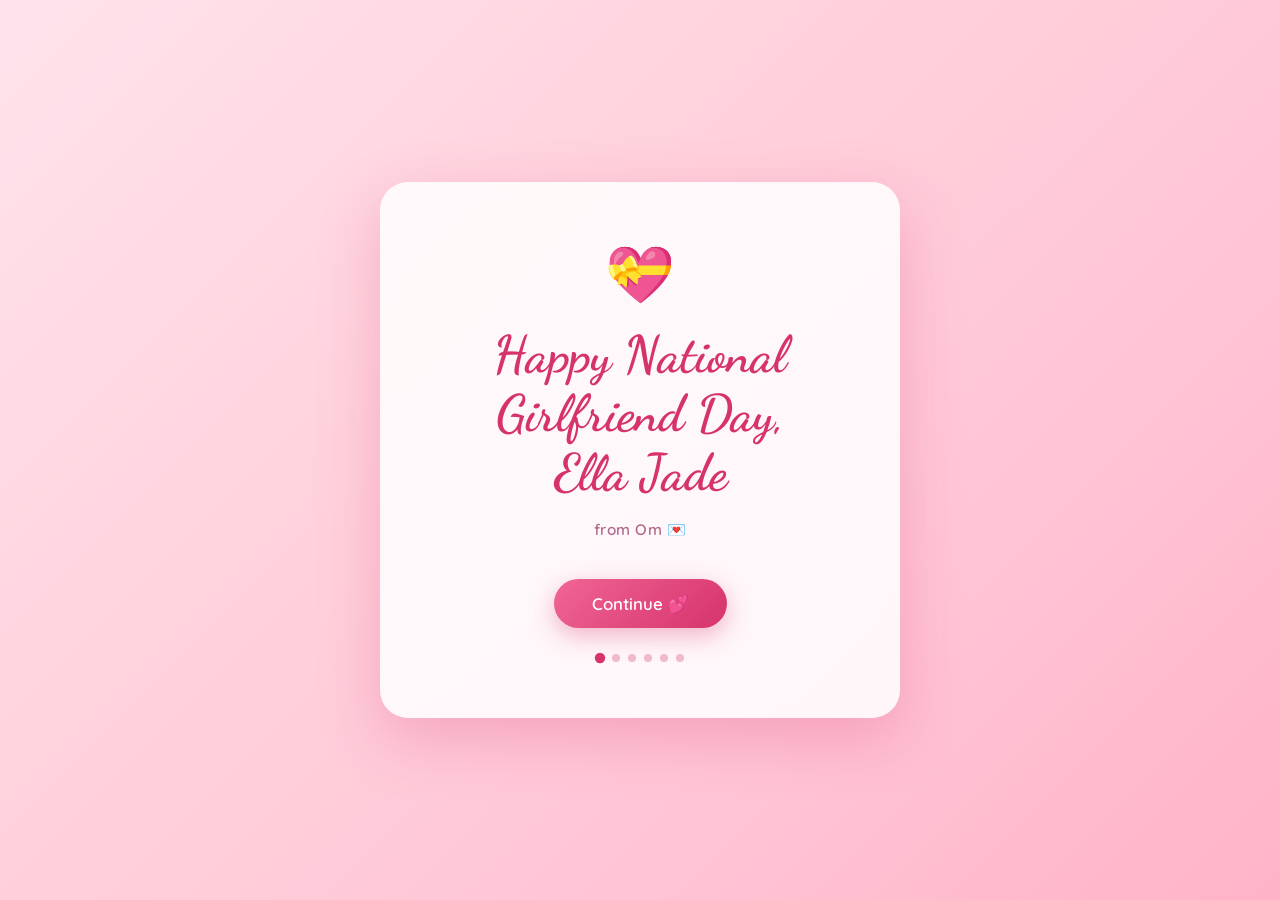
<file: index.html>
<!DOCTYPE html>
<html lang="en">
<head>
<meta charset="UTF-8">
<meta name="viewport" content="width=device-width, initial-scale=1.0">
<title>Happy National Girlfriend Day, Ella Jade 💕</title>
<link rel="preconnect" href="https://fonts.googleapis.com">
<link rel="preconnect" href="https://fonts.gstatic.com" crossorigin>
<link href="https://fonts.googleapis.com/css2?family=Dancing+Script:wght@600;700&family=Quicksand:wght@400;500;600&display=swap" rel="stylesheet">
<style>
  * { margin: 0; padding: 0; box-sizing: border-box; }

  body {
    min-height: 100vh;
    font-family: 'Quicksand', sans-serif;
    background: linear-gradient(135deg, #ffe3ec 0%, #ffd1dc 40%, #ffc4d6 70%, #ffb3c6 100%);
    display: flex;
    align-items: center;
    justify-content: center;
    overflow: hidden;
    position: relative;
  }

  /* floating hearts background */
  .heart-bg {
    position: fixed;
    bottom: -10vh;
    font-size: 22px;
    opacity: 0;
    animation: floatUp linear infinite;
    pointer-events: none;
    z-index: 0;
  }
  @keyframes floatUp {
    0%   { transform: translateY(0) rotate(0deg); opacity: 0; }
    10%  { opacity: .6; }
    90%  { opacity: .4; }
    100% { transform: translateY(-115vh) rotate(25deg); opacity: 0; }
  }

  .card {
    position: relative;
    z-index: 2;
    background: rgba(255, 255, 255, 0.85);
    backdrop-filter: blur(8px);
    border-radius: 28px;
    box-shadow: 0 20px 60px rgba(214, 51, 108, 0.25);
    padding: 56px 40px;
    max-width: 520px;
    width: 90%;
    text-align: center;
  }

  .step {
    display: none;
    animation: fadeIn .8s ease both;
  }
  .step.active { display: block; }

  @keyframes fadeIn {
    from { opacity: 0; transform: translateY(18px); }
    to   { opacity: 1; transform: translateY(0); }
  }

  .emoji-big {
    font-size: 56px;
    display: block;
    margin-bottom: 18px;
    animation: pulse 1.6s ease-in-out infinite;
  }
  @keyframes pulse {
    0%, 100% { transform: scale(1); }
    50%      { transform: scale(1.12); }
  }

  h1 {
    font-family: 'Dancing Script', cursive;
    font-size: clamp(2.2rem, 6vw, 3.2rem);
    color: #d6336c;
    line-height: 1.15;
    margin-bottom: 14px;
  }

  h2 {
    font-family: 'Dancing Script', cursive;
    font-size: clamp(1.9rem, 5vw, 2.6rem);
    color: #d6336c;
    margin-bottom: 14px;
  }

  p {
    font-size: 1.08rem;
    color: #7a3b52;
    line-height: 1.7;
    margin-bottom: 8px;
  }

  .from {
    font-size: .95rem;
    color: #b0688a;
    margin-top: 10px;
    font-weight: 600;
    letter-spacing: .5px;
  }

  button {
    margin-top: 28px;
    font-family: 'Quicksand', sans-serif;
    font-size: 1.05rem;
    font-weight: 600;
    color: #fff;
    background: linear-gradient(135deg, #f06595, #d6336c);
    border: none;
    border-radius: 999px;
    padding: 14px 38px;
    cursor: pointer;
    box-shadow: 0 8px 24px rgba(214, 51, 108, 0.35);
    transition: transform .2s ease, box-shadow .2s ease;
  }
  button:hover {
    transform: translateY(-3px) scale(1.03);
    box-shadow: 0 12px 30px rgba(214, 51, 108, 0.45);
  }
  button:active { transform: translateY(0) scale(.98); }

  .dots {
    margin-top: 26px;
    display: flex;
    justify-content: center;
    gap: 8px;
  }
  .dot {
    width: 8px; height: 8px;
    border-radius: 50%;
    background: #f3bcd0;
    transition: background .3s, transform .3s;
  }
  .dot.on { background: #d6336c; transform: scale(1.3); }

  /* confetti hearts on the last step */
  .confetti {
    position: fixed;
    top: -5vh;
    font-size: 20px;
    animation: fall linear forwards;
    pointer-events: none;
    z-index: 5;
  }
  @keyframes fall {
    to { transform: translateY(115vh) rotate(360deg); }
  }
</style>
</head>
<body>

<div class="card">

  <!-- Step 1 -->
  <section class="step active">
    <span class="emoji-big">💝</span>
    <h1>Happy National Girlfriend Day,<br>Ella Jade</h1>
    <p class="from">from Om 💌</p>
    <button onclick="next()">Continue 💕</button>
  </section>

  <!-- Step 2 -->
  <section class="step">
    <span class="emoji-big">🥰</span>
    <h2>I like you.</h2>
    <p>Like… a lot, a lot.</p>
    <button onclick="next()">Continue 💗</button>
  </section>

  <!-- Step 3 -->
  <section class="step">
    <span class="emoji-big">✨</span>
    <h2>Your eyes</h2>
    <p>Every time I look at you, your eyes get me. I could get lost in them and honestly? I wouldn't even want directions back.</p>
    <button onclick="next()">Continue 😍</button>
  </section>

  <!-- Step 4 -->
  <section class="step">
    <span class="emoji-big">😂</span>
    <h2>You're so funny</h2>
    <p>Nobody makes me laugh like you do. You're effortlessly hilarious, and being around you never gets old, not even for a second.</p>
    <button onclick="next()">Continue 🤭</button>
  </section>

  <!-- Step 5 -->
  <section class="step">
    <span class="emoji-big">🌞</span>
    <h2>You make my day</h2>
    <p>No matter what kind of day I'm having, it instantly gets better the moment it has you in it. You're my favorite part of every single day.</p>
    <button onclick="next()">One more thing… 💘</button>
  </section>

  <!-- Step 6 -->
  <section class="step">
    <span class="emoji-big">💖</span>
    <h1>Happy Girlfriend Day,<br>Ella Jade</h1>
    <p>I'm so lucky it's you.</p>
    <p class="from">always, Om 💕</p>
  </section>

  <div class="dots" id="dots"></div>
</div>

<script>
  const steps = document.querySelectorAll('.step');
  const dotsWrap = document.getElementById('dots');
  let current = 0;

  steps.forEach((_, i) => {
    const d = document.createElement('div');
    d.className = 'dot' + (i === 0 ? ' on' : '');
    dotsWrap.appendChild(d);
  });
  const dots = document.querySelectorAll('.dot');

  function next() {
    steps[current].classList.remove('active');
    dots[current].classList.remove('on');
    current++;
    steps[current].classList.add('active');
    dots[current].classList.add('on');
    if (current === steps.length - 1) confettiBurst();
  }

  // gentle floating hearts in the background
  const heartChars = ['💗','💕','💘','💞','🩷'];
  for (let i = 0; i < 16; i++) {
    const h = document.createElement('div');
    h.className = 'heart-bg';
    h.textContent = heartChars[Math.floor(Math.random() * heartChars.length)];
    h.style.left = Math.random() * 100 + 'vw';
    h.style.fontSize = (14 + Math.random() * 20) + 'px';
    h.style.animationDuration = (9 + Math.random() * 9) + 's';
    h.style.animationDelay = (Math.random() * 10) + 's';
    document.body.appendChild(h);
  }

  function confettiBurst() {
    const chars = ['💖','💕','✨','🌸','💘','🩷'];
    for (let i = 0; i < 45; i++) {
      const c = document.createElement('div');
      c.className = 'confetti';
      c.textContent = chars[Math.floor(Math.random() * chars.length)];
      c.style.left = Math.random() * 100 + 'vw';
      c.style.fontSize = (14 + Math.random() * 18) + 'px';
      c.style.animationDuration = (2.5 + Math.random() * 3) + 's';
      c.style.animationDelay = (Math.random() * 1.5) + 's';
      document.body.appendChild(c);
      setTimeout(() => c.remove(), 7000);
    }
  }
</script>

</body>
</html>
</file>
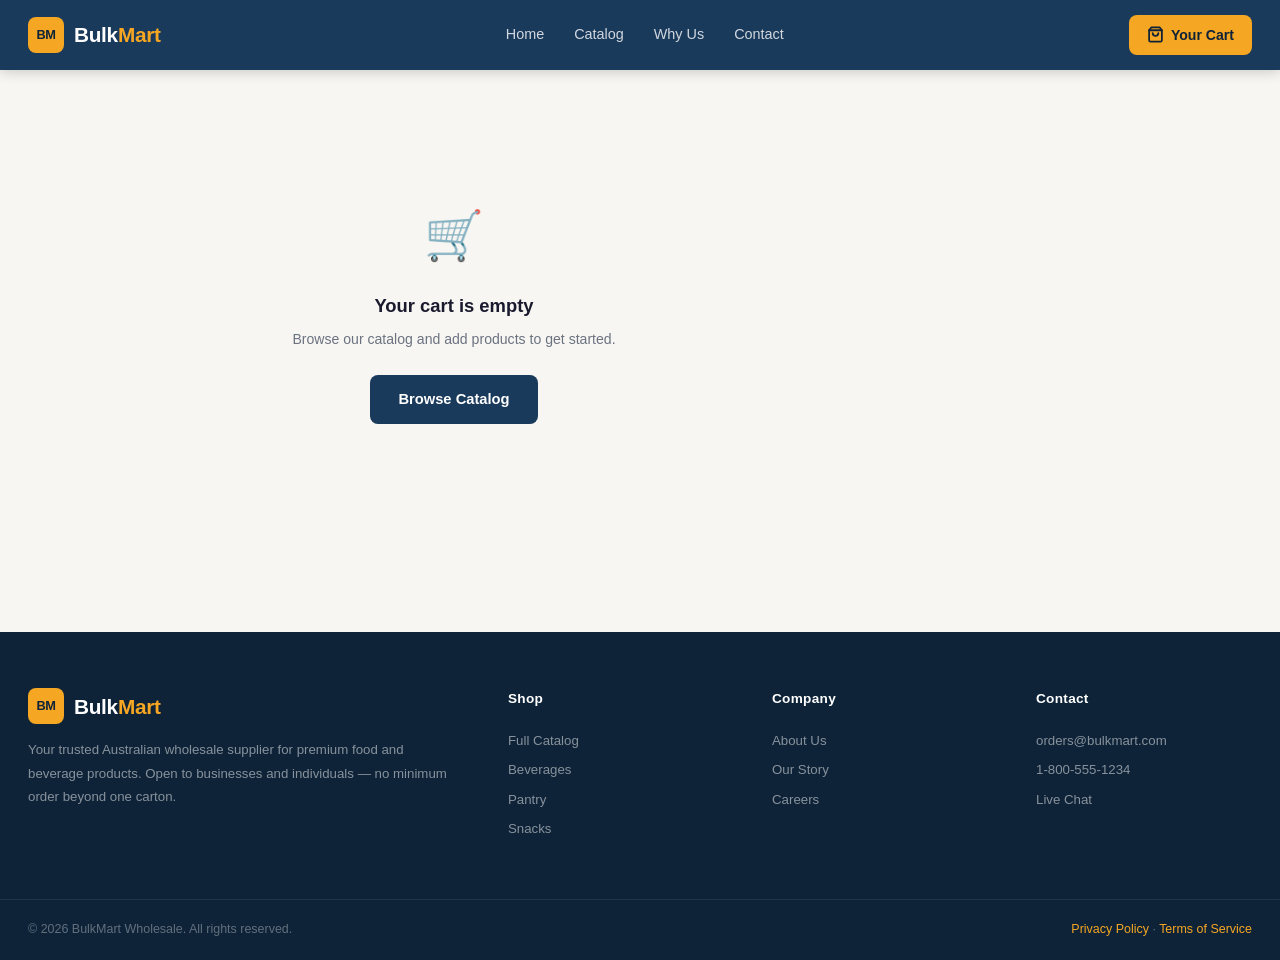
<file: cart.html>
<!DOCTYPE html>
<html lang="en">
<head>
  <meta charset="UTF-8">
  <meta name="viewport" content="width=device-width, initial-scale=1.0">
  <title>Your Cart — BulkMart Wholesale</title>
  <link rel="stylesheet" href="style.css">
</head>
<body>

<!-- ── HEADER ─────────────────────────────────── -->
<header class="header">
  <div class="header-inner">
    <a href="index.html" class="logo">
      <div class="logo-mark">BM</div>
      <span>Bulk<em>Mart</em></span>
    </a>
    <nav class="nav">
      <a href="index.html">Home</a>
      <a href="catalog.html">Catalog</a>
      <a href="index.html#why">Why Us</a>
      <a href="index.html#footer-contact">Contact</a>
    </nav>
    <div class="header-right">
      <a href="cart.html" class="cart-link active">
        <svg width="17" height="17" viewBox="0 0 24 24" fill="none" stroke="currentColor" stroke-width="2.5" stroke-linecap="round" stroke-linejoin="round">
          <path d="M6 2L3 6v14a2 2 0 002 2h14a2 2 0 002-2V6l-3-4z"/>
          <line x1="3" y1="6" x2="21" y2="6"/>
          <path d="M16 10a4 4 0 01-8 0"/>
        </svg>
        Your Cart
        <span class="badge" id="cartBadge">0</span>
      </a>
    </div>
  </div>
</header>

<!-- ── CART PAGE ───────────────────────────────── -->
<main class="page">
  <div class="cart-layout">

    <!-- Items -->
    <div class="cart-main-col">
      <div class="cart-main" id="cartMain">
        <!-- Populated by script.js -->
      </div>
    </div>

    <!-- Summary -->
    <aside class="cart-aside" id="cartAside">
      <h2>Order Summary</h2>
      <div class="sum-row">
        <span>Subtotal</span>
        <span id="sumSub">$0.00</span>
      </div>
      <div class="sum-row">
        <span>Shipping</span>
        <span id="sumShip">—</span>
      </div>
      <div class="sum-total">
        <span>Total</span>
        <span id="sumTotal">$0.00</span>
      </div>
      <button class="checkout-btn" onclick="openCheckout()">
        Proceed to Checkout →
      </button>
      <p class="ship-note">🚚 Free delivery on orders over A$500. All prices in AUD.</p>
      <div style="margin-top:16px;text-align:center">
        <a href="catalog.html" style="font-size:0.8rem;color:var(--muted);text-decoration:underline">
          ← Continue Shopping
        </a>
      </div>
    </aside>

  </div>
</main>

<!-- ── FOOTER ──────────────────────────────────── -->
<footer class="footer">
  <div class="footer-main">
    <div class="footer-brand">
      <div class="logo" style="margin-bottom:14px">
        <div class="logo-mark">BM</div>
        <span style="color:#fff">Bulk<em>Mart</em></span>
      </div>
      <p>Your trusted Australian wholesale supplier for premium food and beverage products. Open to businesses and individuals — no minimum order beyond one carton.</p>
    </div>
    <div class="footer-col">
      <h4>Shop</h4>
      <a href="catalog.html">Full Catalog</a>
      <a href="catalog.html">Beverages</a>
      <a href="catalog.html">Pantry</a>
      <a href="catalog.html">Snacks</a>
    </div>
    <div class="footer-col">
      <h4>Company</h4>
      <a href="#">About Us</a>
      <a href="#">Our Story</a>
      <a href="#">Careers</a>
    </div>
    <div class="footer-col">
      <h4>Contact</h4>
      <a href="mailto:orders@bulkmart.com">orders@bulkmart.com</a>
      <a href="tel:+18005551234">1-800-555-1234</a>
      <a href="#">Live Chat</a>
    </div>
  </div>
  <div class="footer-bottom">
    <span>© 2026 BulkMart Wholesale. All rights reserved.</span>
    <span><a href="#">Privacy Policy</a> · <a href="#">Terms of Service</a></span>
  </div>
</footer>

<!-- ── CHECKOUT MODAL ──────────────────────────── -->
<div class="checkout-overlay" id="checkoutOverlay">
  <div class="checkout-modal" id="checkoutModal">
    <h2>Complete Your Order</h2>
    <p>Fill in your business details below and our team will confirm your order within the hour.</p>
    <form id="orderForm">
      <div class="form-row">
        <div class="form-group">
          <label for="fname">First Name</label>
          <input type="text" id="fname" placeholder="Jane" required>
        </div>
        <div class="form-group">
          <label for="lname">Last Name</label>
          <input type="text" id="lname" placeholder="Smith" required>
        </div>
      </div>
      <div class="form-row full">
        <div class="form-group">
          <label for="company">Business Name <span style="font-weight:400;color:var(--muted)">(optional)</span></label>
          <input type="text" id="company" placeholder="Smith's Restaurant">
        </div>
      </div>
      <div class="form-row full">
        <div class="form-group">
          <label for="email">Email Address</label>
          <input type="email" id="email" placeholder="jane@smithsrestaurant.com" required>
        </div>
      </div>
      <div class="form-row">
        <div class="form-group">
          <label for="phone">Phone Number</label>
          <input type="tel" id="phone" placeholder="+61 400 000 000">
        </div>
        <div class="form-group">
          <label for="zip">Postcode</label>
          <input type="text" id="zip" placeholder="3000" required>
        </div>
      </div>
      <div class="form-row full">
        <div class="form-group">
          <label for="address">Delivery Address</label>
          <input type="text" id="address" placeholder="123 Collins St, Melbourne VIC 3000" required>
        </div>
      </div>
      <div class="form-actions">
        <button type="button" class="btn btn-ghost" style="color:var(--text);border-color:var(--border)" onclick="closeCheckout()">Cancel</button>
        <button type="submit" class="btn btn-accent" style="flex:2">Place Order →</button>
      </div>
    </form>
  </div>
</div>

<!-- ── TOAST ───────────────────────────────────── -->
<div class="toast" id="toast"></div>

<script src="script.js"></script>
</body>
</html>
</file>
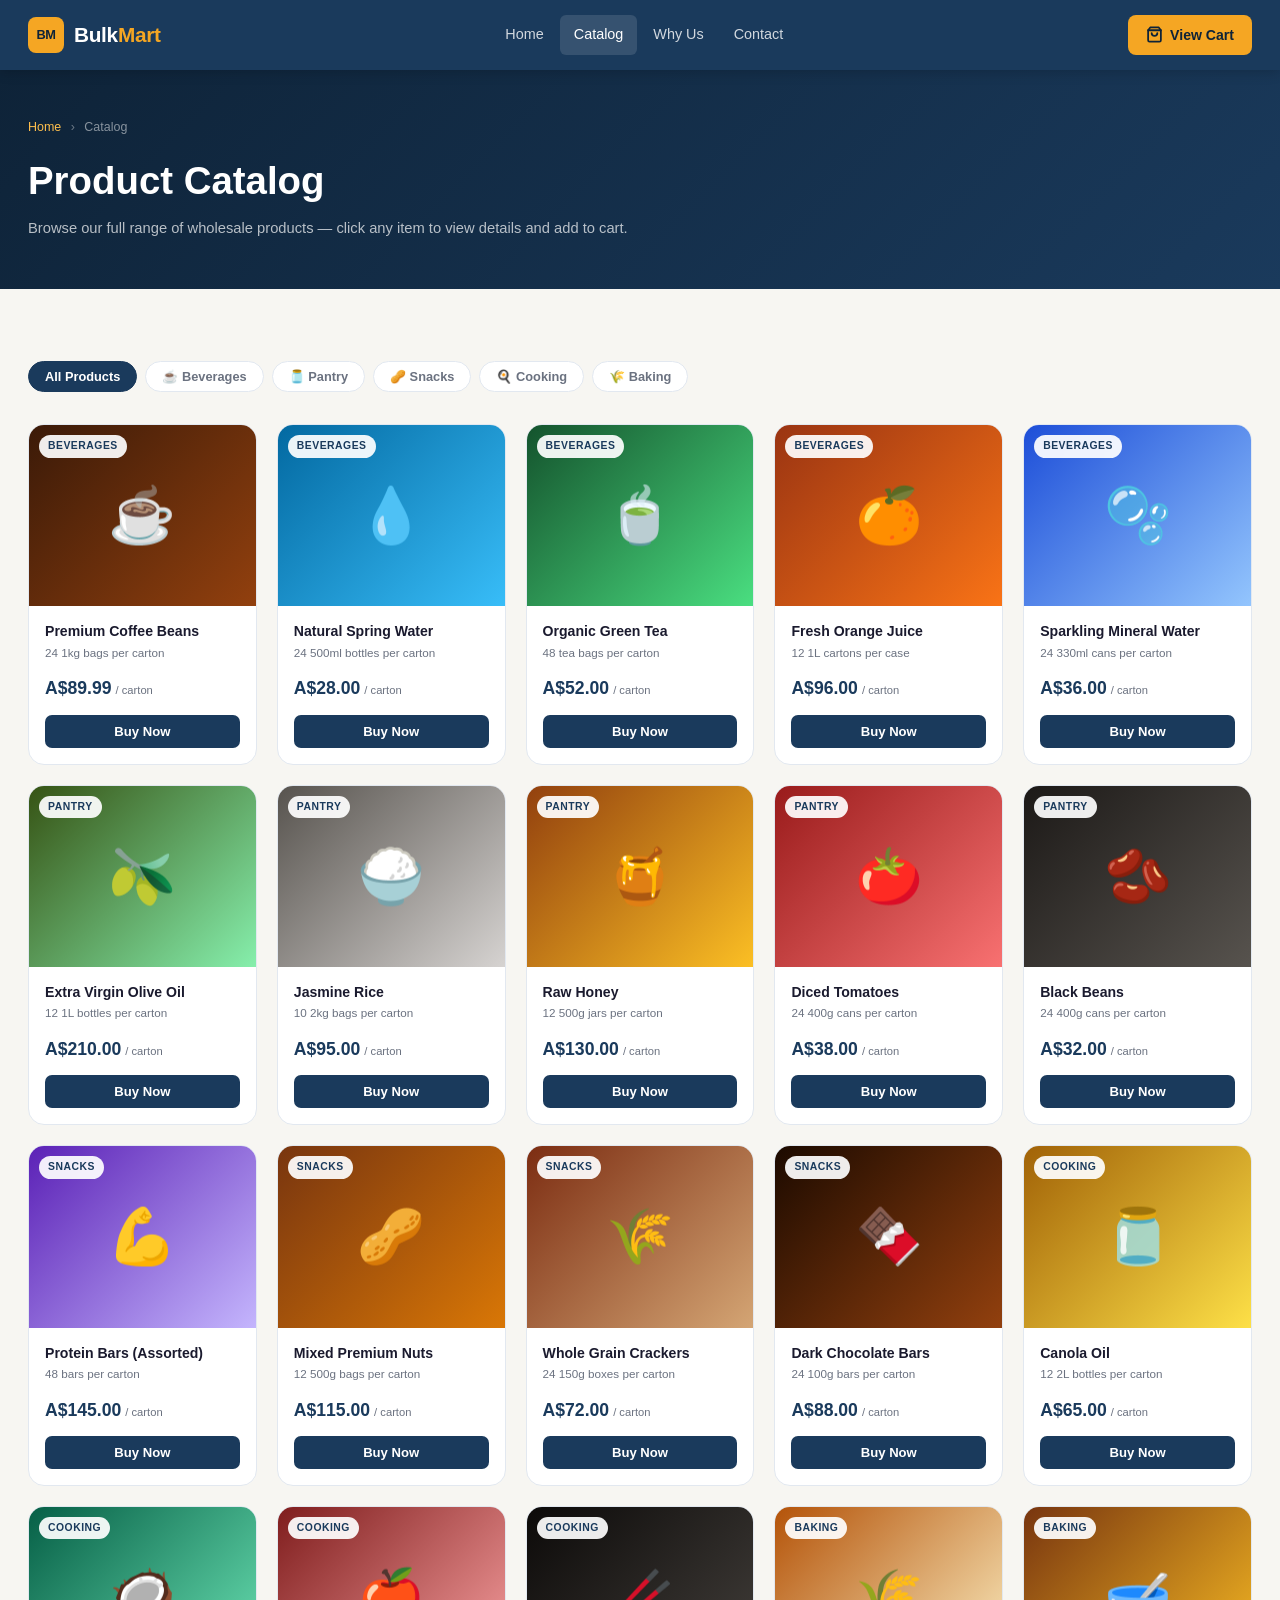
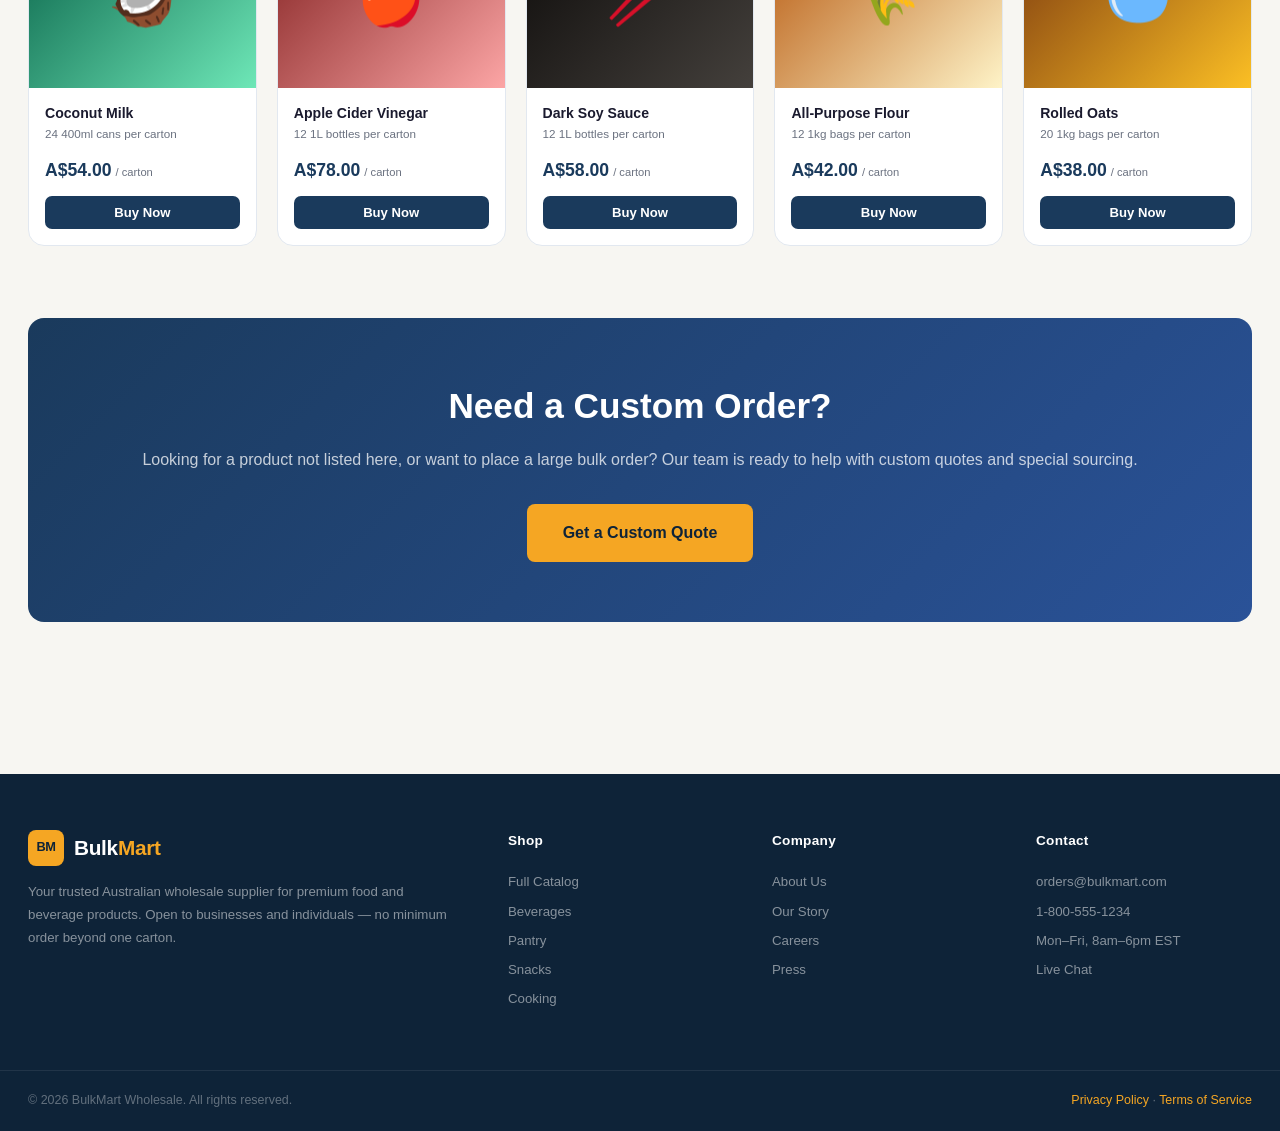
<file: catalog.html>
<!DOCTYPE html>
<html lang="en">
<head>
  <meta charset="UTF-8">
  <meta name="viewport" content="width=device-width, initial-scale=1.0">
  <title>Product Catalog — BulkMart Wholesale</title>
  <link rel="stylesheet" href="style.css">
</head>
<body>

<!-- ── HEADER ─────────────────────────────────── -->
<header class="header">
  <div class="header-inner">
    <a href="index.html" class="logo">
      <div class="logo-mark">BM</div>
      <span>Bulk<em>Mart</em></span>
    </a>
    <nav class="nav">
      <a href="index.html">Home</a>
      <a href="catalog.html" class="active">Catalog</a>
      <a href="index.html#why">Why Us</a>
      <a href="index.html#footer-contact">Contact</a>
    </nav>
    <div class="header-right">
      <a href="cart.html" class="cart-link">
        <svg width="17" height="17" viewBox="0 0 24 24" fill="none" stroke="currentColor" stroke-width="2.5" stroke-linecap="round" stroke-linejoin="round">
          <path d="M6 2L3 6v14a2 2 0 002 2h14a2 2 0 002-2V6l-3-4z"/>
          <line x1="3" y1="6" x2="21" y2="6"/>
          <path d="M16 10a4 4 0 01-8 0"/>
        </svg>
        View Cart
        <span class="badge" id="cartBadge">0</span>
      </a>
    </div>
  </div>
</header>

<!-- ── CATALOG HERO ────────────────────────────── -->
<main class="page">
  <div class="catalog-hero">
    <div class="catalog-hero-inner">
      <div class="breadcrumb">
        <a href="index.html">Home</a>
        <span>›</span>
        Catalog
      </div>
      <h1>Product Catalog</h1>
      <p>Browse our full range of wholesale products — click any item to view details and add to cart.</p>
    </div>
  </div>

  <!-- ── CATALOG CONTENT ──────────────────────── -->
  <div class="section">
    <!-- Category Filters -->
    <div class="filters">
      <button class="filter-btn active" data-cat="All" onclick="filterProducts('All')">All Products</button>
      <button class="filter-btn" data-cat="Beverages" onclick="filterProducts('Beverages')">☕ Beverages</button>
      <button class="filter-btn" data-cat="Pantry" onclick="filterProducts('Pantry')">🫙 Pantry</button>
      <button class="filter-btn" data-cat="Snacks" onclick="filterProducts('Snacks')">🥜 Snacks</button>
      <button class="filter-btn" data-cat="Cooking" onclick="filterProducts('Cooking')">🍳 Cooking</button>
      <button class="filter-btn" data-cat="Baking" onclick="filterProducts('Baking')">🌾 Baking</button>
    </div>

    <!-- Product Grid -->
    <div class="product-grid" id="catalogGrid">
      <!-- Populated by script.js -->
    </div>
  </div>

  <!-- ── WHOLESALE NOTES ──────────────────────── -->
  <div class="section" style="padding-top:0">
    <div class="cta-banner">
      <h2>Need a Custom Order?</h2>
      <p>Looking for a product not listed here, or want to place a large bulk order? Our team is ready to help with custom quotes and special sourcing.</p>
      <a href="mailto:orders@bulkmart.com" class="btn btn-accent btn-lg">Get a Custom Quote</a>
    </div>
  </div>
</main>

<!-- ── FOOTER ──────────────────────────────────── -->
<footer class="footer">
  <div class="footer-main">
    <div class="footer-brand">
      <div class="logo" style="margin-bottom:14px">
        <div class="logo-mark">BM</div>
        <span style="color:#fff">Bulk<em>Mart</em></span>
      </div>
      <p>Your trusted Australian wholesale supplier for premium food and beverage products. Open to businesses and individuals — no minimum order beyond one carton.</p>
    </div>
    <div class="footer-col">
      <h4>Shop</h4>
      <a href="catalog.html">Full Catalog</a>
      <a href="catalog.html">Beverages</a>
      <a href="catalog.html">Pantry</a>
      <a href="catalog.html">Snacks</a>
      <a href="catalog.html">Cooking</a>
    </div>
    <div class="footer-col">
      <h4>Company</h4>
      <a href="#">About Us</a>
      <a href="#">Our Story</a>
      <a href="#">Careers</a>
      <a href="#">Press</a>
    </div>
    <div class="footer-col">
      <h4>Contact</h4>
      <a href="mailto:orders@bulkmart.com">orders@bulkmart.com</a>
      <a href="tel:+18005551234">1-800-555-1234</a>
      <a href="#">Mon–Fri, 8am–6pm EST</a>
      <a href="#">Live Chat</a>
    </div>
  </div>
  <div class="footer-bottom">
    <span>© 2026 BulkMart Wholesale. All rights reserved.</span>
    <span><a href="#">Privacy Policy</a> · <a href="#">Terms of Service</a></span>
  </div>
</footer>

<!-- ── MODAL ───────────────────────────────────── -->
<div class="modal-overlay" id="modalOverlay">
  <div class="modal">
    <div class="modal-left" id="mFace">
      <button class="modal-close" onclick="closeModal()">✕</button>
      <span id="mEmoji" style="filter:drop-shadow(0 8px 20px rgba(0,0,0,0.3))"></span>
    </div>
    <div class="modal-right">
      <span class="modal-cat" id="mCat"></span>
      <h2 class="modal-name" id="mName"></h2>
      <p class="modal-desc" id="mDesc"></p>
      <div class="modal-carton-box">
        <span class="icon">📦</span>
        <div>
          <strong id="mCarton"></strong>
          <span>Sold by the carton only · Minimum 1 carton</span>
        </div>
      </div>
      <div class="modal-price-row">
        <span class="modal-price" id="mPrice"></span>
        <span class="modal-price-label">per carton</span>
      </div>
      <div>
        <div class="qty-label">Number of Cartons</div>
        <div class="qty-wrap">
          <button class="qty-btn" id="qtyMinus">−</button>
          <input type="number" class="qty-num" id="mQty" value="1" min="1">
          <button class="qty-btn" id="qtyPlus">+</button>
        </div>
      </div>
      <button class="modal-add" id="modalAddBtn">Add to Cart</button>
    </div>
  </div>
</div>

<!-- ── TOAST ───────────────────────────────────── -->
<div class="toast" id="toast"></div>

<script src="script.js"></script>
</body>
</html>
</file>
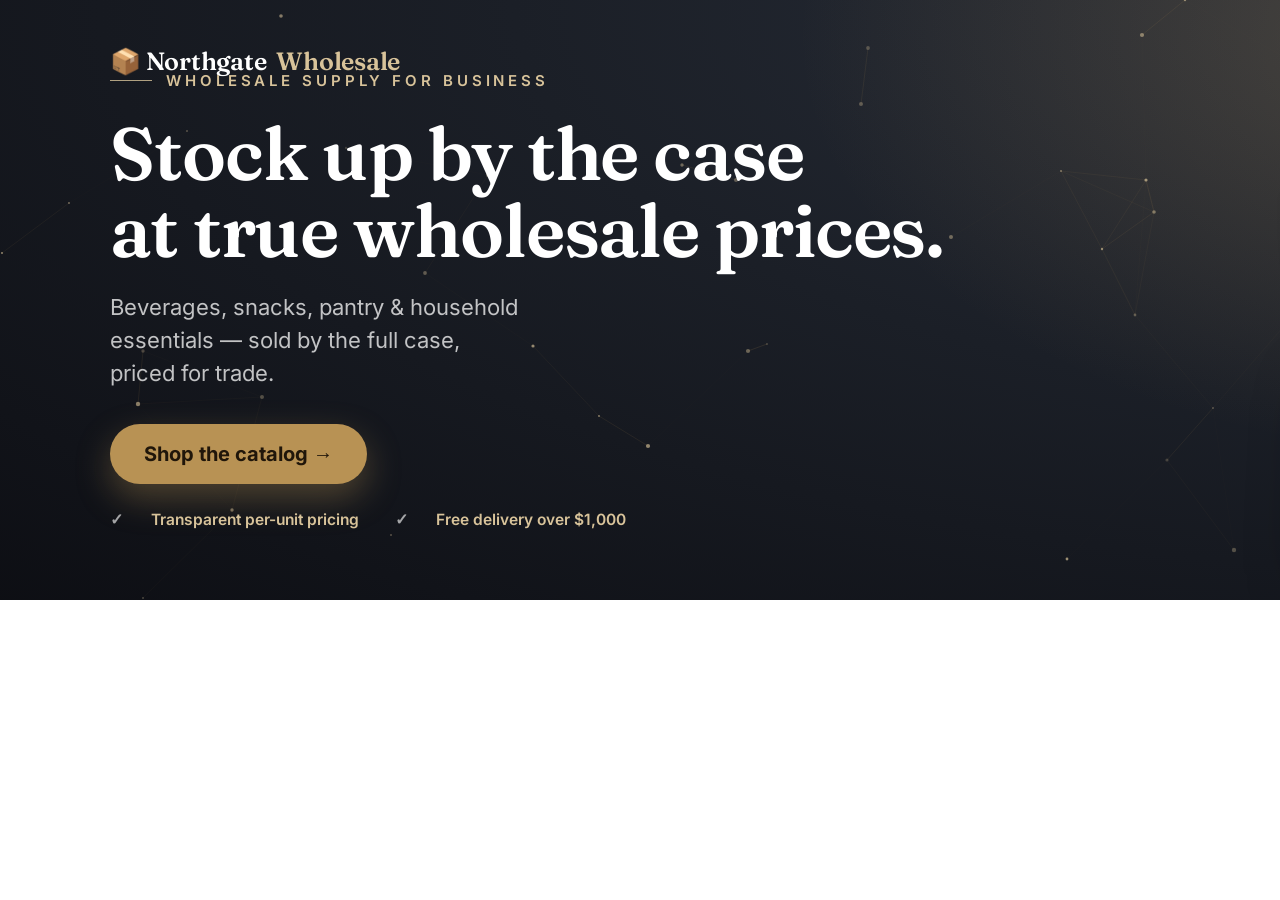
<file: assets/banners/storefront-hero/hero.html>
<!DOCTYPE html><html><head><meta charset="utf-8"><style>
@font-face{font-family:'Fraunces';font-weight:600;src:url('../_fonts/fraunces-600.woff2') format('woff2');font-display:block}
@font-face{font-family:'Inter';font-weight:400;src:url('../_fonts/inter-400.woff2') format('woff2');font-display:block}
@font-face{font-family:'Inter';font-weight:600;src:url('../_fonts/inter-600.woff2') format('woff2');font-display:block}
@font-face{font-family:'Inter';font-weight:700;src:url('../_fonts/inter-700.woff2') format('woff2');font-display:block}
*{margin:0;padding:0;box-sizing:border-box}
.banner{position:relative;width:1920px;height:600px;overflow:hidden;font-family:'Inter',sans-serif;
  background:radial-gradient(70% 130% at 80% 6%, rgba(184,146,84,0.26) 0%, rgba(184,146,84,0) 55%), radial-gradient(120% 150% at 82% 0%, #2b313c 0%, #1b1f27 46%, #0c0d12 100%);}
.tex{position:absolute;inset:0}
.wrap{position:relative;display:grid;grid-template-columns:1.05fr 0.95fr;align-items:center;height:100%;padding:64px 110px;gap:40px}
.eyebrow{display:flex;align-items:center;gap:14px;color:#d8c39a;font-weight:600;font-size:15px;letter-spacing:0.26em;text-transform:uppercase;margin-bottom:26px}
.eyebrow::before{content:"";width:42px;height:1px;background:#d8c39a;opacity:0.8}
.wordmark{position:absolute;top:46px;left:110px;display:flex;align-items:center;gap:10px;font-family:'Fraunces';font-weight:600;font-size:25px;color:#fff;letter-spacing:-0.01em}
.wordmark b{color:#d8c39a;font-weight:600}
h1{font-family:'Fraunces';font-weight:600;font-size:74px;line-height:1.04;color:#fff;letter-spacing:-0.015em;margin-bottom:22px}
.sub{font-size:22px;line-height:1.5;color:rgba(255,255,255,0.74);max-width:30ch;margin-bottom:34px}
.cta{display:inline-flex;align-items:center;gap:10px;background:#b89254;color:#20160a;font-weight:700;font-size:20px;padding:18px 34px;border-radius:999px;box-shadow:0 14px 34px rgba(184,146,84,0.36)}
.trust{display:flex;gap:28px;margin-top:26px;color:#d8c39a;font-weight:600;font-size:15.5px}
.trust span{color:rgba(255,255,255,0.62)}
.art{position:relative;height:100%}
.glow{position:absolute;width:560px;height:560px;right:-40px;top:50%;transform:translateY(-50%);background:radial-gradient(circle, rgba(184,146,84,0.30) 0%, rgba(184,146,84,0) 62%)}
.tile{position:absolute;width:196px;height:196px;border-radius:20px;overflow:hidden;background:#fff;border:1px solid rgba(216,195,154,0.22);box-shadow:0 26px 56px rgba(0,0,0,0.5)}
.tile svg{width:100%;height:100%;display:block}
.t0{right:268px;top:88px;transform:rotate(-5deg)}
.t1{right:44px;top:46px;transform:rotate(4deg);width:210px;height:210px}
.t2{right:300px;top:300px;transform:rotate(3deg)}
.t3{right:70px;top:300px;transform:rotate(-4deg);width:210px;height:210px}
</style></head><body>
<div class="banner">
  <svg class="tex" viewBox="0 0 1920 600"><line x1="1146" y1="180" x2="1102" y2="249" stroke="#b89254" stroke-width="1" opacity="0.07"/><line x1="1146" y1="180" x2="1154" y2="212" stroke="#b89254" stroke-width="1" opacity="0.12"/><line x1="1146" y1="180" x2="1135" y2="315" stroke="#b89254" stroke-width="1" opacity="0.02"/><line x1="1146" y1="180" x2="1142" y2="35" stroke="#b89254" stroke-width="1" opacity="0.01"/><line x1="1146" y1="180" x2="1061" y2="171" stroke="#b89254" stroke-width="1" opacity="0.07"/><line x1="1291" y1="318" x2="1213" y2="408" stroke="#b89254" stroke-width="1" opacity="0.03"/><line x1="143" y1="598" x2="232" y2="510" stroke="#b89254" stroke-width="1" opacity="0.03"/><line x1="138" y1="404" x2="232" y2="510" stroke="#b89254" stroke-width="1" opacity="0.01"/><line x1="138" y1="404" x2="262" y2="397" stroke="#b89254" stroke-width="1" opacity="0.03"/><line x1="138" y1="404" x2="143" y2="351" stroke="#b89254" stroke-width="1" opacity="0.10"/><line x1="1423" y1="38" x2="1308" y2="71" stroke="#b89254" stroke-width="1" opacity="0.03"/><line x1="1423" y1="38" x2="1451" y2="94" stroke="#b89254" stroke-width="1" opacity="0.09"/><line x1="281" y1="16" x2="346" y2="148" stroke="#b89254" stroke-width="1" opacity="0.00"/><line x1="281" y1="16" x2="187" y2="131" stroke="#b89254" stroke-width="1" opacity="0.00"/><line x1="69" y1="203" x2="2" y2="253" stroke="#b89254" stroke-width="1" opacity="0.07"/><line x1="69" y1="203" x2="187" y2="131" stroke="#b89254" stroke-width="1" opacity="0.01"/><line x1="736" y1="180" x2="861" y2="104" stroke="#b89254" stroke-width="1" opacity="0.00"/><line x1="736" y1="180" x2="682" y2="165" stroke="#b89254" stroke-width="1" opacity="0.10"/><line x1="1679" y1="335" x2="1719" y2="285" stroke="#b89254" stroke-width="1" opacity="0.09"/><line x1="1102" y1="249" x2="1154" y2="212" stroke="#b89254" stroke-width="1" opacity="0.09"/><line x1="1102" y1="249" x2="1135" y2="315" stroke="#b89254" stroke-width="1" opacity="0.08"/><line x1="1102" y1="249" x2="1061" y2="171" stroke="#b89254" stroke-width="1" opacity="0.07"/><line x1="1154" y1="212" x2="1135" y2="315" stroke="#b89254" stroke-width="1" opacity="0.05"/><line x1="1154" y1="212" x2="1061" y2="171" stroke="#b89254" stroke-width="1" opacity="0.05"/><line x1="767" y1="344" x2="748" y2="351" stroke="#b89254" stroke-width="1" opacity="0.14"/><line x1="1135" y1="315" x2="1213" y2="408" stroke="#b89254" stroke-width="1" opacity="0.03"/><line x1="1135" y1="315" x2="1167" y2="460" stroke="#b89254" stroke-width="1" opacity="0.00"/><line x1="868" y1="48" x2="861" y2="104" stroke="#b89254" stroke-width="1" opacity="0.10"/><line x1="232" y1="510" x2="262" y2="397" stroke="#b89254" stroke-width="1" opacity="0.04"/><line x1="1213" y1="408" x2="1234" y2="550" stroke="#b89254" stroke-width="1" opacity="0.01"/><line x1="1213" y1="408" x2="1167" y2="460" stroke="#b89254" stroke-width="1" opacity="0.09"/><line x1="1185" y1="0" x2="1142" y2="35" stroke="#b89254" stroke-width="1" opacity="0.10"/><line x1="1185" y1="0" x2="1308" y2="71" stroke="#b89254" stroke-width="1" opacity="0.01"/><line x1="488" y1="175" x2="425" y2="273" stroke="#b89254" stroke-width="1" opacity="0.04"/><line x1="488" y1="175" x2="346" y2="148" stroke="#b89254" stroke-width="1" opacity="0.01"/><line x1="425" y1="273" x2="533" y2="346" stroke="#b89254" stroke-width="1" opacity="0.02"/><line x1="425" y1="273" x2="346" y2="148" stroke="#b89254" stroke-width="1" opacity="0.00"/><line x1="533" y1="346" x2="599" y2="416" stroke="#b89254" stroke-width="1" opacity="0.06"/><line x1="951" y1="237" x2="1061" y2="171" stroke="#b89254" stroke-width="1" opacity="0.02"/><line x1="748" y1="351" x2="648" y2="446" stroke="#b89254" stroke-width="1" opacity="0.01"/><line x1="648" y1="446" x2="599" y2="416" stroke="#b89254" stroke-width="1" opacity="0.10"/><line x1="262" y1="397" x2="143" y2="351" stroke="#b89254" stroke-width="1" opacity="0.02"/><line x1="1234" y1="550" x2="1167" y2="460" stroke="#b89254" stroke-width="1" opacity="0.04"/><line x1="1308" y1="71" x2="1451" y2="94" stroke="#b89254" stroke-width="1" opacity="0.01"/><line x1="1067" y1="559" x2="1167" y2="460" stroke="#b89254" stroke-width="1" opacity="0.01"/><circle cx="1146" cy="180" r="1.6" fill="#d8c39a" opacity="0.69"/><circle cx="1291" cy="318" r="2.1" fill="#d8c39a" opacity="0.66"/><circle cx="143" cy="598" r="1.0" fill="#d8c39a" opacity="0.30"/><circle cx="1906" cy="35" r="1.3" fill="#d8c39a" opacity="0.22"/><circle cx="138" cy="404" r="2.2" fill="#d8c39a" opacity="0.60"/><circle cx="1423" cy="38" r="1.7" fill="#d8c39a" opacity="0.45"/><circle cx="391" cy="535" r="0.8" fill="#d8c39a" opacity="0.60"/><circle cx="281" cy="16" r="1.8" fill="#d8c39a" opacity="0.57"/><circle cx="1657" cy="491" r="2.0" fill="#d8c39a" opacity="0.57"/><circle cx="69" cy="203" r="0.9" fill="#d8c39a" opacity="0.53"/><circle cx="736" cy="180" r="2.0" fill="#d8c39a" opacity="0.36"/><circle cx="1679" cy="335" r="1.0" fill="#d8c39a" opacity="0.43"/><circle cx="1102" cy="249" r="1.2" fill="#d8c39a" opacity="0.62"/><circle cx="1154" cy="212" r="1.8" fill="#d8c39a" opacity="0.49"/><circle cx="767" cy="344" r="1.1" fill="#d8c39a" opacity="0.24"/><circle cx="1135" cy="315" r="1.4" fill="#d8c39a" opacity="0.35"/><circle cx="868" cy="48" r="1.9" fill="#d8c39a" opacity="0.30"/><circle cx="232" cy="510" r="1.7" fill="#d8c39a" opacity="0.51"/><circle cx="1790" cy="149" r="1.5" fill="#d8c39a" opacity="0.40"/><circle cx="1213" cy="408" r="1.1" fill="#d8c39a" opacity="0.30"/><circle cx="1185" cy="0" r="1.2" fill="#d8c39a" opacity="0.59"/><circle cx="1471" cy="259" r="1.3" fill="#d8c39a" opacity="0.45"/><circle cx="488" cy="175" r="2.0" fill="#d8c39a" opacity="0.34"/><circle cx="1142" cy="35" r="2.1" fill="#d8c39a" opacity="0.54"/><circle cx="861" cy="104" r="2.0" fill="#d8c39a" opacity="0.34"/><circle cx="425" cy="273" r="1.9" fill="#d8c39a" opacity="0.38"/><circle cx="2" cy="253" r="0.9" fill="#d8c39a" opacity="0.70"/><circle cx="533" cy="346" r="1.6" fill="#d8c39a" opacity="0.65"/><circle cx="1384" cy="585" r="1.1" fill="#d8c39a" opacity="0.31"/><circle cx="951" cy="237" r="2.0" fill="#d8c39a" opacity="0.45"/><circle cx="1812" cy="467" r="1.5" fill="#d8c39a" opacity="0.66"/><circle cx="748" cy="351" r="2.1" fill="#d8c39a" opacity="0.43"/><circle cx="648" cy="446" r="2.1" fill="#d8c39a" opacity="0.64"/><circle cx="346" cy="148" r="1.2" fill="#d8c39a" opacity="0.22"/><circle cx="262" cy="397" r="2.0" fill="#d8c39a" opacity="0.32"/><circle cx="1061" cy="171" r="1.0" fill="#d8c39a" opacity="0.50"/><circle cx="1234" cy="550" r="2.2" fill="#d8c39a" opacity="0.32"/><circle cx="1308" cy="71" r="2.0" fill="#d8c39a" opacity="0.37"/><circle cx="599" cy="416" r="0.9" fill="#d8c39a" opacity="0.62"/><circle cx="682" cy="165" r="1.7" fill="#d8c39a" opacity="0.44"/><circle cx="1067" cy="559" r="1.4" fill="#d8c39a" opacity="0.69"/><circle cx="143" cy="351" r="1.7" fill="#d8c39a" opacity="0.28"/><circle cx="1167" cy="460" r="1.6" fill="#d8c39a" opacity="0.23"/><circle cx="1719" cy="285" r="1.4" fill="#d8c39a" opacity="0.61"/><circle cx="1451" cy="94" r="2.1" fill="#d8c39a" opacity="0.36"/><circle cx="187" cy="131" r="0.8" fill="#d8c39a" opacity="0.58"/></svg>
  <div class="wordmark">📦 Northgate<b>Wholesale</b></div>
  <div class="wrap">
    <div class="copy">
      <div class="eyebrow">Wholesale supply for business</div>
      <h1>Stock up by the case<br>at true wholesale prices.</h1>
      <p class="sub">Beverages, snacks, pantry &amp; household essentials — sold by the full case, priced for trade.</p>
      <div class="cta">Shop the catalog →</div>
      <div class="trust"><span>✓</span> Transparent per-unit pricing&nbsp;&nbsp; <span>✓</span> Free delivery over $1,000</div>
    </div>
    <div class="art">
      <div class="glow"></div>
      <div class="tile t0"><svg viewBox="0 0 200 200" preserveAspectRatio="xMidYMid slice">
    <defs>
      <linearGradient id="g129746" x1="0" y1="0" x2="1" y2="1">
        <stop offset="0" stop-color="#46b06a"/><stop offset="1" stop-color="#268048"/>
      </linearGradient>
      <radialGradient id="h129746" cx="32%" cy="24%" r="80%">
        <stop offset="0" stop-color="#ffffff" stop-opacity="0.34"/><stop offset="55%" stop-color="#ffffff" stop-opacity="0"/>
      </radialGradient>
    </defs>
    <rect width="200" height="200" fill="url(#g129746)"/>
    <circle cx="166" cy="34" r="64" fill="#fff" opacity="0.08"/>
    <rect width="200" height="200" fill="url(#h129746)"/>
    <circle cx="100" cy="86" r="46" fill="#fff" opacity="0.12"/>
    <text x="100" y="98" text-anchor="middle" font-size="64" dominant-baseline="middle">🫒</text>
    <rect x="34" y="150" width="132" height="26" rx="13" fill="#0c0d10" opacity="0.42"/>
    <text x="100" y="164" text-anchor="middle" fill="#fff" font-family="Inter" font-size="12.5" font-weight="700" dominant-baseline="middle" letter-spacing="0.3">12 bottles / case</text>
  </svg></div>
      <div class="tile t1"><svg viewBox="0 0 200 200" preserveAspectRatio="xMidYMid slice">
    <defs>
      <linearGradient id="g129380" x1="0" y1="0" x2="1" y2="1">
        <stop offset="0" stop-color="#3a8dde"/><stop offset="1" stop-color="#1657a8"/>
      </linearGradient>
      <radialGradient id="h129380" cx="32%" cy="24%" r="80%">
        <stop offset="0" stop-color="#ffffff" stop-opacity="0.34"/><stop offset="55%" stop-color="#ffffff" stop-opacity="0"/>
      </radialGradient>
    </defs>
    <rect width="200" height="200" fill="url(#g129380)"/>
    <circle cx="166" cy="34" r="64" fill="#fff" opacity="0.08"/>
    <rect width="200" height="200" fill="url(#h129380)"/>
    <circle cx="100" cy="86" r="46" fill="#fff" opacity="0.12"/>
    <text x="100" y="98" text-anchor="middle" font-size="64" dominant-baseline="middle">🥤</text>
    <rect x="34" y="150" width="132" height="26" rx="13" fill="#0c0d10" opacity="0.42"/>
    <text x="100" y="164" text-anchor="middle" fill="#fff" font-family="Inter" font-size="12.5" font-weight="700" dominant-baseline="middle" letter-spacing="0.3">24 cans / case</text>
  </svg></div>
      <div class="tile t2"><svg viewBox="0 0 200 200" preserveAspectRatio="xMidYMid slice">
    <defs>
      <linearGradient id="g9749" x1="0" y1="0" x2="1" y2="1">
        <stop offset="0" stop-color="#46b06a"/><stop offset="1" stop-color="#268048"/>
      </linearGradient>
      <radialGradient id="h9749" cx="32%" cy="24%" r="80%">
        <stop offset="0" stop-color="#ffffff" stop-opacity="0.34"/><stop offset="55%" stop-color="#ffffff" stop-opacity="0"/>
      </radialGradient>
    </defs>
    <rect width="200" height="200" fill="url(#g9749)"/>
    <circle cx="166" cy="34" r="64" fill="#fff" opacity="0.08"/>
    <rect width="200" height="200" fill="url(#h9749)"/>
    <circle cx="100" cy="86" r="46" fill="#fff" opacity="0.12"/>
    <text x="100" y="98" text-anchor="middle" font-size="64" dominant-baseline="middle">☕</text>
    <rect x="34" y="150" width="132" height="26" rx="13" fill="#0c0d10" opacity="0.42"/>
    <text x="100" y="164" text-anchor="middle" fill="#fff" font-family="Inter" font-size="12.5" font-weight="700" dominant-baseline="middle" letter-spacing="0.3">12 jars / case</text>
  </svg></div>
      <div class="tile t3"><svg viewBox="0 0 200 200" preserveAspectRatio="xMidYMid slice">
    <defs>
      <linearGradient id="g127851" x1="0" y1="0" x2="1" y2="1">
        <stop offset="0" stop-color="#f7a838"/><stop offset="1" stop-color="#e07c1a"/>
      </linearGradient>
      <radialGradient id="h127851" cx="32%" cy="24%" r="80%">
        <stop offset="0" stop-color="#ffffff" stop-opacity="0.34"/><stop offset="55%" stop-color="#ffffff" stop-opacity="0"/>
      </radialGradient>
    </defs>
    <rect width="200" height="200" fill="url(#g127851)"/>
    <circle cx="166" cy="34" r="64" fill="#fff" opacity="0.08"/>
    <rect width="200" height="200" fill="url(#h127851)"/>
    <circle cx="100" cy="86" r="46" fill="#fff" opacity="0.12"/>
    <text x="100" y="98" text-anchor="middle" font-size="64" dominant-baseline="middle">🍫</text>
    <rect x="34" y="150" width="132" height="26" rx="13" fill="#0c0d10" opacity="0.42"/>
    <text x="100" y="164" text-anchor="middle" fill="#fff" font-family="Inter" font-size="12.5" font-weight="700" dominant-baseline="middle" letter-spacing="0.3">48 bars / case</text>
  </svg></div>
    </div>
  </div>
</div>
</body></html>
</file>
<file: style.css>
*, *::before, *::after { box-sizing: border-box; margin: 0; padding: 0; }

:root {
  --primary: #1a3a5c;
  --primary-dark: #0e2338;
  --primary-light: #2a5298;
  --accent: #f5a623;
  --accent-light: #ffc04d;
  --bg: #f7f6f2;
  --card: #ffffff;
  --text: #1a1a2e;
  --muted: #6b7280;
  --border: #e2e8f0;
  --shadow-sm: 0 1px 4px rgba(0,0,0,0.07);
  --shadow: 0 4px 16px rgba(0,0,0,0.1);
  --shadow-lg: 0 12px 36px rgba(0,0,0,0.14);
  --radius: 10px;
  --radius-lg: 16px;
  --hh: 70px;
  --t: 0.2s ease;
}

html { scroll-behavior: smooth; }

body {
  font-family: -apple-system, BlinkMacSystemFont, 'Segoe UI', 'Inter', sans-serif;
  background: var(--bg);
  color: var(--text);
  line-height: 1.6;
  min-height: 100vh;
}

a { text-decoration: none; color: inherit; }
img { display: block; max-width: 100%; }
button { font-family: inherit; }

/* ── Header ── */
.header {
  position: fixed; top: 0; left: 0; right: 0; z-index: 1000;
  height: var(--hh);
  background: var(--primary);
  box-shadow: 0 2px 12px rgba(0,0,0,0.18);
}
.header-inner {
  max-width: 1440px; margin: 0 auto; padding: 0 28px;
  height: 100%;
  display: flex; align-items: center; justify-content: space-between; gap: 20px;
}
.logo {
  display: flex; align-items: center; gap: 10px;
  font-size: 1.3rem; font-weight: 800; color: #fff; letter-spacing: -0.3px;
  flex-shrink: 0;
}
.logo-mark {
  width: 36px; height: 36px; border-radius: 8px;
  background: var(--accent);
  display: flex; align-items: center; justify-content: center;
  font-size: 0.8rem; font-weight: 900; color: var(--primary-dark); letter-spacing: -0.5px;
}
.logo em { color: var(--accent); font-style: normal; }
.nav { display: flex; align-items: center; gap: 2px; }
.nav a {
  color: rgba(255,255,255,0.8); font-size: 0.9rem; font-weight: 500;
  padding: 8px 14px; border-radius: 6px; transition: var(--t);
}
.nav a:hover, .nav a.active { color: #fff; background: rgba(255,255,255,0.12); }
.header-right { display: flex; align-items: center; gap: 10px; }
.cart-link {
  position: relative;
  display: flex; align-items: center; gap: 7px;
  background: var(--accent); color: var(--primary-dark);
  font-size: 0.88rem; font-weight: 700;
  padding: 9px 18px; border-radius: 8px; border: none; cursor: pointer;
  transition: var(--t);
}
.cart-link:hover { background: var(--accent-light); transform: translateY(-1px); }
.cart-link svg { flex-shrink: 0; }
.badge {
  position: absolute; top: -7px; right: -7px;
  background: #e53e3e; color: #fff;
  font-size: 0.62rem; font-weight: 800;
  width: 18px; height: 18px; border-radius: 50%;
  display: none; align-items: center; justify-content: center;
  border: 2px solid var(--primary);
}
.badge.on { display: flex; }

/* ── Page wrapper ── */
.page { padding-top: var(--hh); }

/* ── Hero ── */
.hero {
  background: linear-gradient(150deg, var(--primary-dark) 0%, var(--primary) 55%, #1e4d8c 100%);
  padding: 90px 28px 100px;
  position: relative; overflow: hidden;
}
.hero-content { position: relative; max-width: 720px; margin: 0 auto; text-align: center; }
.hero h1 {
  font-size: clamp(2.2rem, 5vw, 3.6rem);
  font-weight: 900; line-height: 1.1; letter-spacing: -0.5px;
  color: #fff; margin-bottom: 20px;
}
.hero h1 em { color: var(--accent); font-style: normal; }
.hero p {
  font-size: 1.08rem; color: rgba(255,255,255,0.72);
  max-width: 540px; margin: 0 auto 40px; line-height: 1.8;
}
.hero-btns { display: flex; gap: 12px; justify-content: center; flex-wrap: wrap; }

/* ── Buttons ── */
.btn {
  display: inline-flex; align-items: center; gap: 8px;
  padding: 13px 28px; border-radius: 8px; font-size: 0.92rem; font-weight: 700;
  cursor: pointer; border: none; transition: var(--t);
}
.btn-accent { background: var(--accent); color: var(--primary-dark); }
.btn-accent:hover { background: var(--accent-light); transform: translateY(-2px); box-shadow: 0 6px 20px rgba(245,166,35,0.35); }
.btn-ghost { background: transparent; color: #fff; border: 2px solid rgba(255,255,255,0.4); }
.btn-ghost:hover { border-color: rgba(255,255,255,0.8); background: rgba(255,255,255,0.08); }
.btn-primary { background: var(--primary); color: #fff; }
.btn-primary:hover { background: var(--primary-light); transform: translateY(-2px); box-shadow: 0 6px 20px rgba(26,58,92,0.3); }
.btn-lg { padding: 16px 36px; font-size: 1rem; }

/* ── Trust strip ── */
.trust-strip { background: var(--primary-dark); }
.trust-inner {
  max-width: 1440px; margin: 0 auto; padding: 0 28px;
  display: grid; grid-template-columns: repeat(4, 1fr);
}
.trust-item {
  padding: 24px 20px; text-align: center;
  border-right: 1px solid rgba(255,255,255,0.07);
  color: #fff;
}
.trust-item:last-child { border-right: none; }
.trust-num { font-size: 1.7rem; font-weight: 900; color: var(--accent); display: block; }
.trust-label { font-size: 0.8rem; color: rgba(255,255,255,0.6); margin-top: 2px; }

/* ── Section ── */
.section { max-width: 1440px; margin: 0 auto; padding: 72px 28px; }
.section-sm { max-width: 1440px; margin: 0 auto; padding: 48px 28px; }
.section-head { text-align: center; margin-bottom: 48px; }
.section-head h2 {
  font-size: clamp(1.6rem, 3vw, 2.2rem);
  font-weight: 900; color: var(--primary); letter-spacing: -0.3px;
}
.section-head p { font-size: 0.95rem; color: var(--muted); margin-top: 8px; max-width: 500px; margin-left: auto; margin-right: auto; }
.section-head .pill { display: none; }

/* ── Features ── */
.features-grid {
  display: grid; grid-template-columns: repeat(3, 1fr); gap: 20px;
}
.feature-card {
  background: var(--card); border-radius: var(--radius-lg);
  padding: 36px 28px; border: 1px solid var(--border);
  text-align: center;
}
.feature-icon {
  width: 58px; height: 58px; border-radius: 14px;
  background: linear-gradient(135deg, var(--primary), var(--primary-light));
  display: flex; align-items: center; justify-content: center;
  font-size: 1.5rem; margin: 0 auto 18px;
}
.feature-card h3 { font-size: 1rem; font-weight: 800; color: var(--primary); margin-bottom: 8px; }
.feature-card p { font-size: 0.855rem; color: var(--muted); line-height: 1.65; }

/* ── Product Grid ── */
.product-grid { display: grid; grid-template-columns: repeat(5, 1fr); gap: 20px; }

/* ── Product Card ── */
.product-card {
  background: var(--card); border-radius: var(--radius-lg);
  overflow: hidden; border: 1px solid var(--border);
  transition: var(--t);
  display: flex; flex-direction: column;
}
.product-card:hover { box-shadow: var(--shadow); transform: translateY(-3px); }

.product-thumb {
  position: relative; padding-top: 80%; overflow: hidden; cursor: pointer;
  display: flex; align-items: center; justify-content: center;
}
.product-face {
  position: absolute; inset: 0;
  display: flex; align-items: center; justify-content: center;
  font-size: 3.4rem;
  transition: transform 0.35s ease;
}
.product-card:hover .product-face { transform: scale(1.08); }
.product-overlay {
  position: absolute; inset: 0;
  background: rgba(0,0,0,0); display: flex; align-items: center; justify-content: center;
  transition: 0.3s ease;
}
.product-card:hover .product-overlay { background: rgba(0,0,0,0.2); }
.product-overlay span {
  background: #fff; color: var(--primary);
  font-size: 0.75rem; font-weight: 800; padding: 7px 16px; border-radius: 100px;
  opacity: 0; transform: translateY(6px); transition: 0.25s ease;
}
.product-card:hover .product-overlay span { opacity: 1; transform: translateY(0); }
.product-cat {
  position: absolute; top: 10px; left: 10px;
  background: rgba(255,255,255,0.92); color: var(--primary);
  font-size: 0.65rem; font-weight: 800; letter-spacing: 0.5px; text-transform: uppercase;
  padding: 3px 9px; border-radius: 100px; backdrop-filter: blur(4px);
}

.product-body { padding: 16px; flex: 1; display: flex; flex-direction: column; }
.product-name { font-size: 0.88rem; font-weight: 700; color: var(--text); margin-bottom: 3px; line-height: 1.3; }
.product-qty { font-size: 0.73rem; color: var(--muted); margin-bottom: 12px; }
.product-price-row { display: flex; align-items: baseline; gap: 4px; margin-bottom: 12px; margin-top: auto; }
.product-price { font-size: 1.1rem; font-weight: 900; color: var(--primary); }
.product-per { font-size: 0.7rem; color: var(--muted); }
.product-buy {
  width: 100%; padding: 9px; border: none; border-radius: 7px; cursor: pointer;
  background: var(--primary); color: #fff;
  font-size: 0.82rem; font-weight: 700; transition: var(--t);
}
.product-buy:hover { background: var(--primary-light); }

/* ── CTA Banner ── */
.cta-banner {
  background: linear-gradient(135deg, var(--primary) 0%, var(--primary-light) 100%);
  border-radius: var(--radius-lg); padding: 60px 40px;
  text-align: center; color: #fff;
}
.cta-banner h2 { font-size: clamp(1.6rem, 3vw, 2.2rem); font-weight: 900; margin-bottom: 12px; }
.cta-banner p { font-size: 1rem; color: rgba(255,255,255,0.75); margin-bottom: 32px; }

/* ── Modal ── */
.modal-overlay {
  position: fixed; inset: 0; z-index: 2000;
  background: rgba(10,20,40,0.6); backdrop-filter: blur(6px);
  display: flex; align-items: center; justify-content: center; padding: 24px;
  opacity: 0; pointer-events: none; transition: 0.25s ease;
}
.modal-overlay.open { opacity: 1; pointer-events: all; }
.modal {
  background: var(--card); border-radius: var(--radius-lg);
  max-width: 860px; width: 100%; max-height: 92vh; overflow-y: auto;
  display: grid; grid-template-columns: 1fr 1fr;
  transform: translateY(24px) scale(0.97); transition: 0.25s ease;
}
.modal-overlay.open .modal { transform: none; }
.modal-left {
  position: relative; min-height: 360px;
  display: flex; align-items: center; justify-content: center;
  font-size: 7rem; border-radius: var(--radius-lg) 0 0 var(--radius-lg);
  overflow: hidden;
}
.modal-close {
  position: absolute; top: 14px; right: 14px;
  width: 32px; height: 32px; border-radius: 50%; border: none;
  background: rgba(255,255,255,0.9); color: var(--text); font-size: 0.9rem;
  cursor: pointer; display: flex; align-items: center; justify-content: center;
  z-index: 1; transition: var(--t); box-shadow: var(--shadow-sm);
}
.modal-close:hover { background: #fff; box-shadow: var(--shadow); }
.modal-right { padding: 36px; display: flex; flex-direction: column; gap: 16px; }
.modal-cat { font-size: 0.72rem; font-weight: 800; color: var(--accent); letter-spacing: 1.2px; text-transform: uppercase; }
.modal-name { font-size: 1.55rem; font-weight: 900; color: var(--primary); line-height: 1.2; }
.modal-desc { font-size: 0.87rem; color: var(--muted); line-height: 1.72; }
.modal-carton-box {
  background: var(--bg); border-radius: 8px; padding: 14px 16px;
  display: flex; align-items: center; gap: 12px;
}
.modal-carton-box .icon { font-size: 1.4rem; }
.modal-carton-box strong { display: block; font-size: 0.88rem; color: var(--primary); font-weight: 800; }
.modal-carton-box span { font-size: 0.78rem; color: var(--muted); }
.modal-price-row { display: flex; align-items: baseline; gap: 6px; }
.modal-price { font-size: 2.1rem; font-weight: 900; color: var(--primary); }
.modal-price-label { font-size: 0.85rem; color: var(--muted); }
.qty-label { font-size: 0.82rem; font-weight: 700; color: var(--text); margin-bottom: 8px; }
.qty-wrap { display: flex; align-items: center; border: 2px solid var(--border); border-radius: 8px; overflow: hidden; width: fit-content; }
.qty-btn {
  width: 42px; height: 42px; border: none; background: var(--bg);
  font-size: 1.1rem; font-weight: 700; color: var(--primary); cursor: pointer; transition: var(--t);
}
.qty-btn:hover { background: var(--border); }
.qty-num {
  width: 64px; height: 42px; border: none; border-left: 2px solid var(--border); border-right: 2px solid var(--border);
  text-align: center; font-size: 1rem; font-weight: 700; color: var(--primary);
  background: #fff;
}
.qty-num:focus { outline: none; }
.modal-add {
  padding: 14px; border: none; border-radius: 8px; cursor: pointer;
  background: var(--primary); color: #fff;
  font-size: 0.97rem; font-weight: 800; transition: var(--t); margin-top: auto;
}
.modal-add:hover { background: var(--primary-light); transform: translateY(-1px); box-shadow: 0 4px 16px rgba(26,58,92,0.3); }

/* ── Cart Page ── */
.cart-layout {
  max-width: 1100px; margin: 0 auto; padding: 48px 28px;
  display: grid; grid-template-columns: 1fr 340px; gap: 32px; align-items: start;
}
.cart-main h2, .cart-aside h2 {
  font-size: 1.3rem; font-weight: 900; color: var(--primary); margin-bottom: 22px;
}
.cart-item {
  background: var(--card); border: 1px solid var(--border); border-radius: var(--radius);
  padding: 16px; display: flex; gap: 14px; align-items: center; margin-bottom: 12px;
}
.cart-thumb {
  width: 76px; height: 76px; border-radius: 10px; flex-shrink: 0;
  display: flex; align-items: center; justify-content: center; font-size: 2rem;
}
.cart-info { flex: 1; min-width: 0; }
.cart-name { font-size: 0.88rem; font-weight: 700; margin-bottom: 3px; }
.cart-sub { font-size: 0.75rem; color: var(--muted); margin-bottom: 10px; }
.cart-qty-row { display: flex; align-items: center; gap: 8px; }
.cqb {
  width: 28px; height: 28px; border: 1px solid var(--border); border-radius: 5px;
  background: var(--bg); color: var(--primary); font-size: 0.85rem; font-weight: 700;
  cursor: pointer; transition: var(--t);
}
.cqb:hover { background: var(--border); }
.cq-val { font-size: 0.88rem; font-weight: 800; color: var(--primary); min-width: 20px; text-align: center; }
.cart-right { flex-shrink: 0; display: flex; flex-direction: column; align-items: flex-end; gap: 10px; }
.cart-item-total { font-size: 1rem; font-weight: 900; color: var(--primary); }
.cart-remove { background: none; border: none; color: #e53e3e; font-size: 0.75rem; font-weight: 600; cursor: pointer; transition: var(--t); }
.cart-remove:hover { color: #c53030; }
.empty-cart { text-align: center; padding: 80px 0; }
.empty-icon { font-size: 3rem; margin-bottom: 16px; }
.empty-cart h3 { font-size: 1.15rem; font-weight: 800; color: var(--text); margin-bottom: 8px; }
.empty-cart p { font-size: 0.88rem; color: var(--muted); margin-bottom: 24px; }

.cart-aside {
  background: var(--card); border: 1px solid var(--border); border-radius: var(--radius-lg);
  padding: 28px; position: sticky; top: calc(var(--hh) + 24px);
}
.sum-row {
  display: flex; justify-content: space-between;
  font-size: 0.88rem; padding: 9px 0; border-bottom: 1px solid var(--border); color: var(--muted);
}
.sum-row:last-of-type { border-bottom: none; }
.sum-total {
  display: flex; justify-content: space-between;
  font-size: 1.1rem; font-weight: 900; color: var(--primary);
  padding: 16px 0 20px; border-top: 2px solid var(--border); margin-top: 6px;
}
.checkout-btn {
  width: 100%; padding: 14px; border: none; border-radius: 8px; cursor: pointer;
  background: var(--accent); color: var(--primary-dark);
  font-size: 0.97rem; font-weight: 800; transition: var(--t);
}
.checkout-btn:hover { background: var(--accent-light); transform: translateY(-1px); box-shadow: 0 4px 16px rgba(245,166,35,0.4); }
.ship-note { font-size: 0.75rem; color: var(--muted); text-align: center; margin-top: 12px; }

/* ── Catalog Page ── */
.catalog-hero {
  background: linear-gradient(135deg, var(--primary-dark), var(--primary));
  padding: 48px 28px; color: #fff;
}
.catalog-hero-inner { max-width: 1440px; margin: 0 auto; }
.catalog-hero h1 { font-size: clamp(1.6rem, 3vw, 2.4rem); font-weight: 900; margin-bottom: 6px; }
.catalog-hero p { color: rgba(255,255,255,0.7); font-size: 0.92rem; }
.breadcrumb { font-size: 0.78rem; color: rgba(255,255,255,0.5); margin-bottom: 12px; }
.breadcrumb a { color: var(--accent-light); }
.breadcrumb span { color: rgba(255,255,255,0.4); margin: 0 6px; }

.filters {
  display: flex; gap: 8px; flex-wrap: wrap; margin-bottom: 32px;
}
.filter-btn {
  padding: 7px 16px; border-radius: 100px; border: 1px solid var(--border);
  background: var(--card); color: var(--muted); font-size: 0.8rem; font-weight: 600;
  cursor: pointer; transition: var(--t);
}
.filter-btn:hover, .filter-btn.active {
  background: var(--primary); color: #fff; border-color: var(--primary);
}

/* ── Checkout Modal ── */
.checkout-overlay {
  position: fixed; inset: 0; z-index: 3000;
  background: rgba(10,20,40,0.7); backdrop-filter: blur(6px);
  display: flex; align-items: center; justify-content: center; padding: 24px;
  opacity: 0; pointer-events: none; transition: 0.25s ease;
}
.checkout-overlay.open { opacity: 1; pointer-events: all; }
.checkout-modal {
  background: var(--card); border-radius: var(--radius-lg);
  max-width: 520px; width: 100%; padding: 40px;
  transform: translateY(24px); transition: 0.25s ease;
}
.checkout-overlay.open .checkout-modal { transform: none; }
.checkout-modal h2 { font-size: 1.4rem; font-weight: 900; color: var(--primary); margin-bottom: 6px; }
.checkout-modal p { font-size: 0.85rem; color: var(--muted); margin-bottom: 28px; }
.form-row { display: grid; grid-template-columns: 1fr 1fr; gap: 14px; margin-bottom: 14px; }
.form-row.full { grid-template-columns: 1fr; }
.form-group { display: flex; flex-direction: column; gap: 5px; }
.form-group label { font-size: 0.78rem; font-weight: 700; color: var(--text); }
.form-group input {
  padding: 10px 14px; border: 1.5px solid var(--border); border-radius: 7px;
  font-size: 0.88rem; transition: var(--t); background: var(--bg);
}
.form-group input:focus { outline: none; border-color: var(--primary); background: #fff; }
.form-actions { display: flex; gap: 12px; margin-top: 24px; }
.form-actions button { flex: 1; }

.success-modal {
  text-align: center; padding: 20px 0;
}
.success-icon { font-size: 3.5rem; margin-bottom: 16px; }
.success-modal h2 { font-size: 1.5rem; font-weight: 900; color: var(--primary); margin-bottom: 8px; }
.success-modal p { font-size: 0.9rem; color: var(--muted); line-height: 1.6; margin-bottom: 24px; }

/* ── Toast ── */
.toast {
  position: fixed; bottom: 24px; right: 24px; z-index: 4000;
  background: #1e293b; color: #fff; padding: 13px 20px; border-radius: 9px;
  font-size: 0.85rem; font-weight: 500; box-shadow: var(--shadow-lg);
  transform: translateY(80px); opacity: 0; transition: 0.3s ease;
  display: flex; align-items: center; gap: 8px; max-width: 360px;
}
.toast.show { transform: none; opacity: 1; }

/* ── Footer ── */
.footer { background: var(--primary-dark); color: rgba(255,255,255,0.6); margin-top: 80px; }
.footer-main {
  max-width: 1440px; margin: 0 auto; padding: 56px 28px;
  display: grid; grid-template-columns: 2fr 1fr 1fr 1fr; gap: 48px;
}
.footer-brand .logo { margin-bottom: 14px; }
.footer-brand p { font-size: 0.83rem; line-height: 1.75; color: rgba(255,255,255,0.5); margin-bottom: 20px; }
.footer-col h4 { color: #fff; font-size: 0.85rem; font-weight: 800; margin-bottom: 16px; letter-spacing: 0.3px; }
.footer-col a { display: block; font-size: 0.83rem; padding: 4px 0; color: rgba(255,255,255,0.5); transition: var(--t); }
.footer-col a:hover { color: var(--accent); }
.footer-bottom {
  max-width: 1440px; margin: 0 auto; padding: 20px 28px;
  border-top: 1px solid rgba(255,255,255,0.08);
  display: flex; justify-content: space-between; align-items: center;
  font-size: 0.78rem; color: rgba(255,255,255,0.35);
}
.footer-bottom a { color: var(--accent); }

/* ── Responsive ── */
@media (max-width: 1200px) { .product-grid { grid-template-columns: repeat(4, 1fr); } }
@media (max-width: 960px) {
  .product-grid { grid-template-columns: repeat(3, 1fr); }
  .features-grid { grid-template-columns: repeat(2, 1fr); }
  .modal { grid-template-columns: 1fr; }
  .modal-left { min-height: 220px; border-radius: var(--radius-lg) var(--radius-lg) 0 0; font-size: 5rem; }
  .cart-layout { grid-template-columns: 1fr; }
  .cart-aside { position: static; }
  .footer-main { grid-template-columns: 1fr 1fr; gap: 32px; }
  .trust-inner { grid-template-columns: repeat(2, 1fr); }
}
@media (max-width: 640px) {
  .product-grid { grid-template-columns: repeat(2, 1fr); }
  .hero { padding: 60px 16px 70px; }
  .nav a { font-size: 0.8rem; padding: 6px 10px; }
  .features-grid { grid-template-columns: 1fr; }
  .footer-main { grid-template-columns: 1fr; gap: 28px; }
  .form-row { grid-template-columns: 1fr; }
}
</file>
